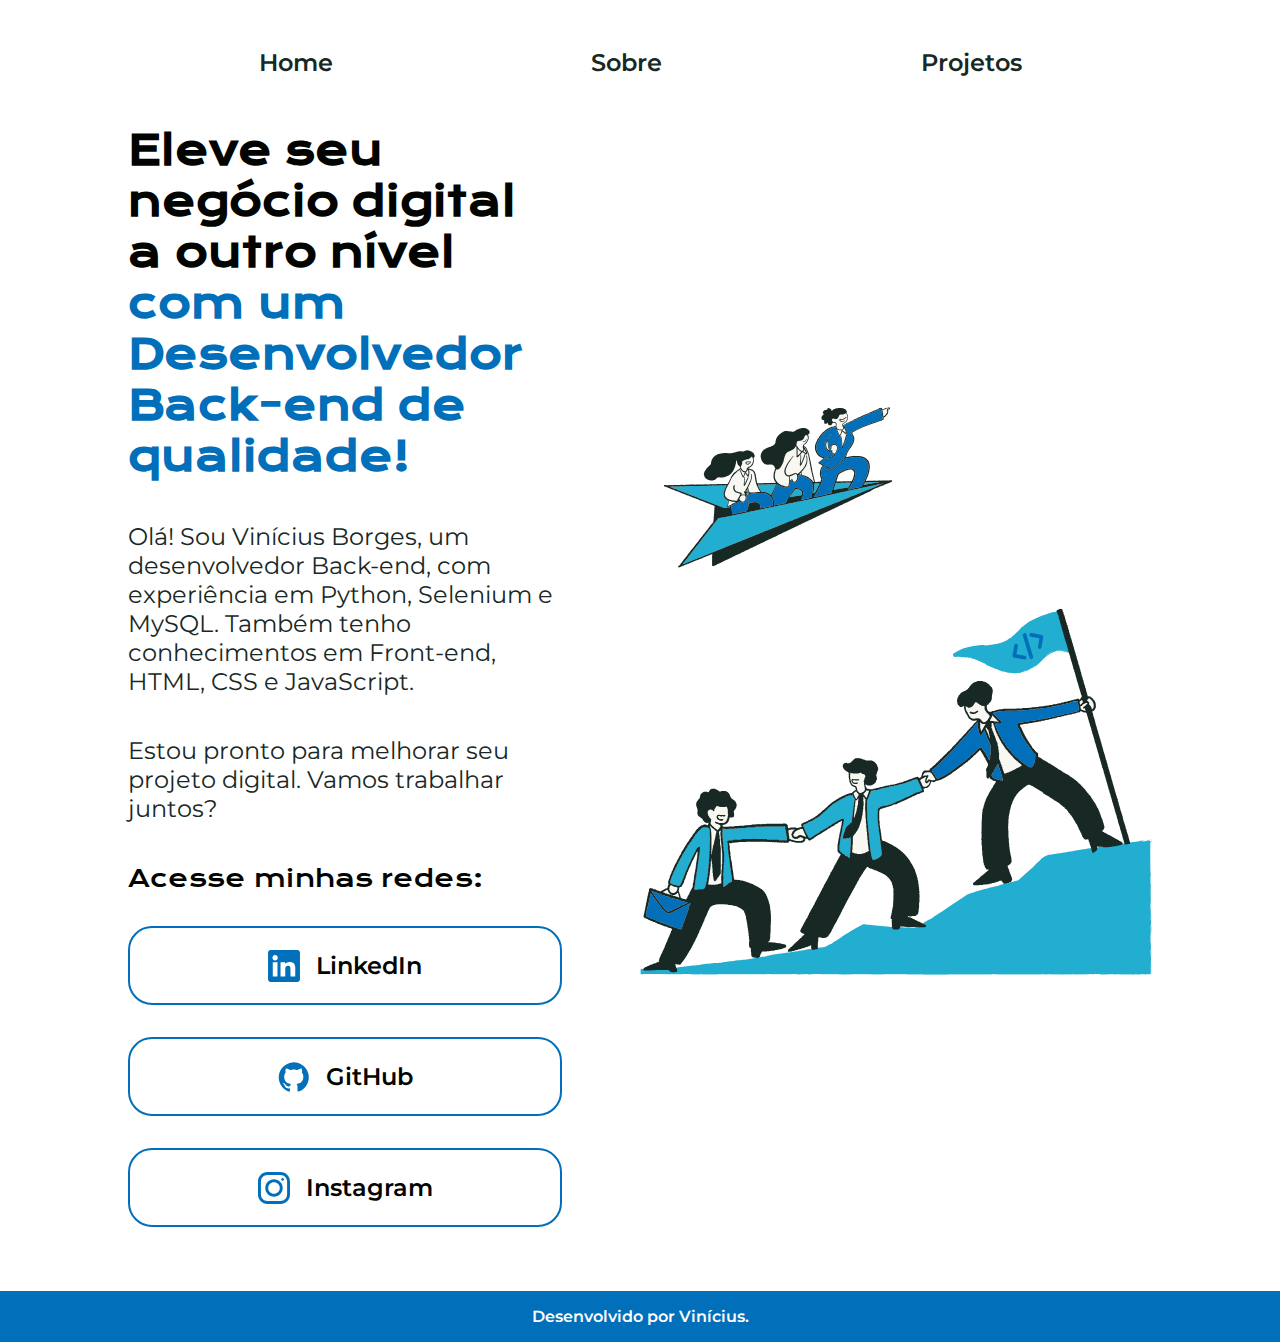
<file: index.html>
<!DOCTYPE html>
<html lang="pt-br">

<head>
    <link rel="icon" href="assets/vini_memoji.png">
    <meta charset="UTF-8">
    <meta http-equiv="X-UA-Compatible" content="IE=edge">
    <meta name="viewport" content="width=device-width, initial-scale=1.0">
    <title>Portifólio</title>
    <link rel="stylesheet" href="styles/style.css">
</head>

<body>
    <header class="cabecalho">
        <nav class="cabecalho__menu">
            <a class="cabecalho__menu__link" href="index.html">Home</a>
            <a class="cabecalho__menu__link" href="about.html">Sobre</a>
            <a class="cabecalho__menu__link" href="projects.html">Projetos</a>
        </nav>
    </header>
    <main class="apresentacao">
        <section class="apresentacao__conteudo">
            <h1 class="apresentacao__conteudo__titulo">Eleve seu negócio digital a outro nível <strong
                    class="titulo-destaque">com um Desenvolvedor Back-end de qualidade!</strong></h1>
            <p class="apresentacao__conteudo__texto">Olá! Sou Vinícius Borges, um desenvolvedor Back-end, com experiência em Python, Selenium e MySQL. Também tenho conhecimentos em Front-end, HTML, CSS e JavaScript.</p>
            <p class="apresentacao__conteudo__texto">Estou pronto para melhorar seu projeto digital. Vamos trabalhar juntos?</p>
            <div class="apresentacao__links">
                <h2 class="apresentacao__links__subtitulo">Acesse minhas redes:</h2>
                <a class="apresentacao__links__navegacao"
                    href="https://www.linkedin.com/in/vin%C3%ADcius-borges-89a189276/" target="_blank">
                    <img class="apresentacao__links__navegacao__img" src="assets/logo_linkedin.svg">
                    <span class="apresentacao__links__navegacao_botao">LinkedIn</span>
                </a>
                <a class="apresentacao__links__navegacao" href="https://github.com/viniciuslacerd4" target="_blank">
                    <img class="apresentacao__links__navegacao__img" src="assets/logo_github.svg">
                    <span class="apresentacao__links__navegacao_botao">GitHub</span>
                </a>
                <a class="apresentacao__links__navegacao" href="https://www.instagram.com/viniciuslacerd4b/"
                    target="_blank">
                    <img class="apresentacao__links__navegacao__img" src="assets/logo_instagram.svg">
                    <span class="apresentacao__links__navegacao_botao">Instagram</span>
                </a>
            </div>
        </section>
        <img id="co-work" class="apresentacao__imagem" src="./assets/co-work.svg" alt="co-work">
    </main>
    <footer class="rodape">
        <p>Desenvolvido por Vinícius.</p>
    </footer>
</body>

</html>
</file>
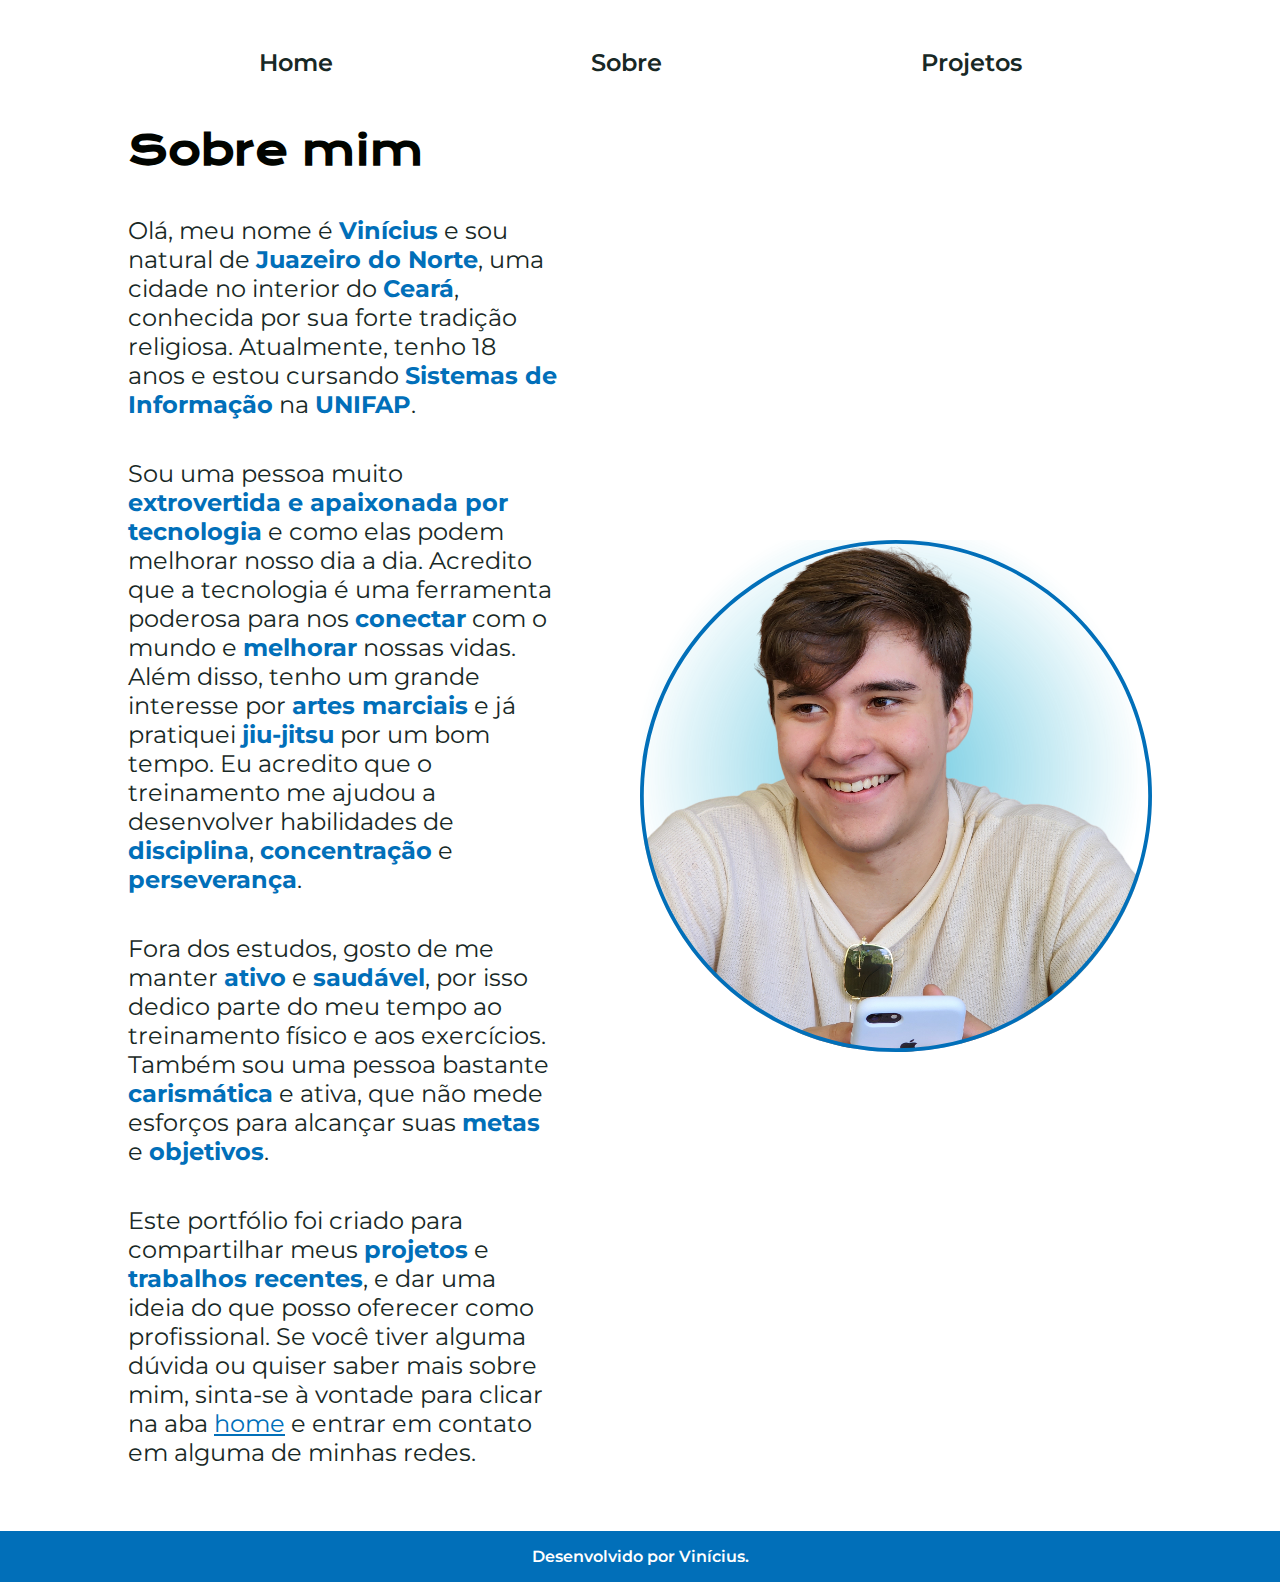
<file: about.html>
<!DOCTYPE html>
<html lang="pt-br">

<head>
    <link rel="icon" href="assets/vini_memoji.png">
    <meta charset="UTF-8">
    <meta http-equiv="X-UA-Compatible" content="IE=edge">
    <meta name="viewport" content="width=device-width, initial-scale=1.0">
    <title>Sobre mim</title>
    <link rel="stylesheet" href="styles/style.css">
</head>

<body>
    <header class="cabecalho">
        <nav class="cabecalho__menu">
            <a class="cabecalho__menu__link" href="index.html">Home</a>
            <a class="cabecalho__menu__link" href="about.html">Sobre</a>
            <a class="cabecalho__menu__link" href="projects.html">Projetos</a>
        </nav>
    </header>
    <main class="apresentacao__about">
        <section class="apresentacao__conteudo">
            <h1 class="apresentacao__conteudo__titulo">Sobre mim</h1>
            <p class="apresentacao__conteudo__texto">Olá, meu nome é <strong class="titulo-destaque">Vinícius</strong> e
                sou natural de <strong class="titulo-destaque">Juazeiro do Norte</strong>, uma cidade no interior do
                <strong class="titulo-destaque">Ceará</strong>, conhecida por sua forte tradição religiosa. Atualmente,
                tenho 18 anos e estou cursando <strong class="titulo-destaque">Sistemas de Informação</strong> na
                <strong class="titulo-destaque">UNIFAP</strong>.</p>
            <p class="apresentacao__conteudo__texto">Sou uma pessoa muito <strong class="titulo-destaque">extrovertida e
                    apaixonada por tecnologia</strong> e como elas podem melhorar nosso dia a dia. Acredito que a
                tecnologia é uma ferramenta poderosa para nos <strong class="titulo-destaque">conectar</strong> com o
                mundo e <strong class="titulo-destaque">melhorar</strong> nossas vidas. Além disso, tenho um grande
                interesse por <strong class="titulo-destaque">artes marciais</strong> e já pratiquei <strong
                    class="titulo-destaque">jiu-jitsu</strong> por um bom tempo. Eu acredito que o treinamento me ajudou
                a desenvolver habilidades de <strong class="titulo-destaque">disciplina</strong>, <strong
                    class="titulo-destaque">concentração</strong> e <strong
                    class="titulo-destaque">perseverança</strong>.</p>
            <p class="apresentacao__conteudo__texto">Fora dos estudos, gosto de me manter <strong
                    class="titulo-destaque">ativo</strong> e <strong class="titulo-destaque">saudável</strong>, por isso
                dedico parte do meu tempo ao treinamento físico e aos exercícios. Também sou uma pessoa bastante <strong
                    class="titulo-destaque">carismática</strong> e ativa, que não mede esforços para alcançar suas
                <strong class="titulo-destaque">metas</strong> e <strong class="titulo-destaque">objetivos</strong>.</p>
            <p class="apresentacao__conteudo__texto">Este portfólio foi criado para compartilhar meus <strong
                    class="titulo-destaque">projetos</strong> e <strong class="titulo-destaque">trabalhos
                    recentes</strong>, e dar uma ideia do que posso oferecer como profissional. Se você tiver alguma
                dúvida ou quiser saber mais sobre mim, sinta-se à vontade para clicar na aba <a
                    class="apresentacao__conteudo__texto__link" href="index.html">home</a> e entrar em contato em alguma
                de minhas redes.</p>
        </section>
        <img class="apresentacao__imagem__about" src="./assets/me.svg" alt="Foto de Vinícius sorrindo">
    </main>
    <footer class="rodape">
        <p>Desenvolvido por Vinícius.</p>
    </footer>
</body>

</html>
</file>
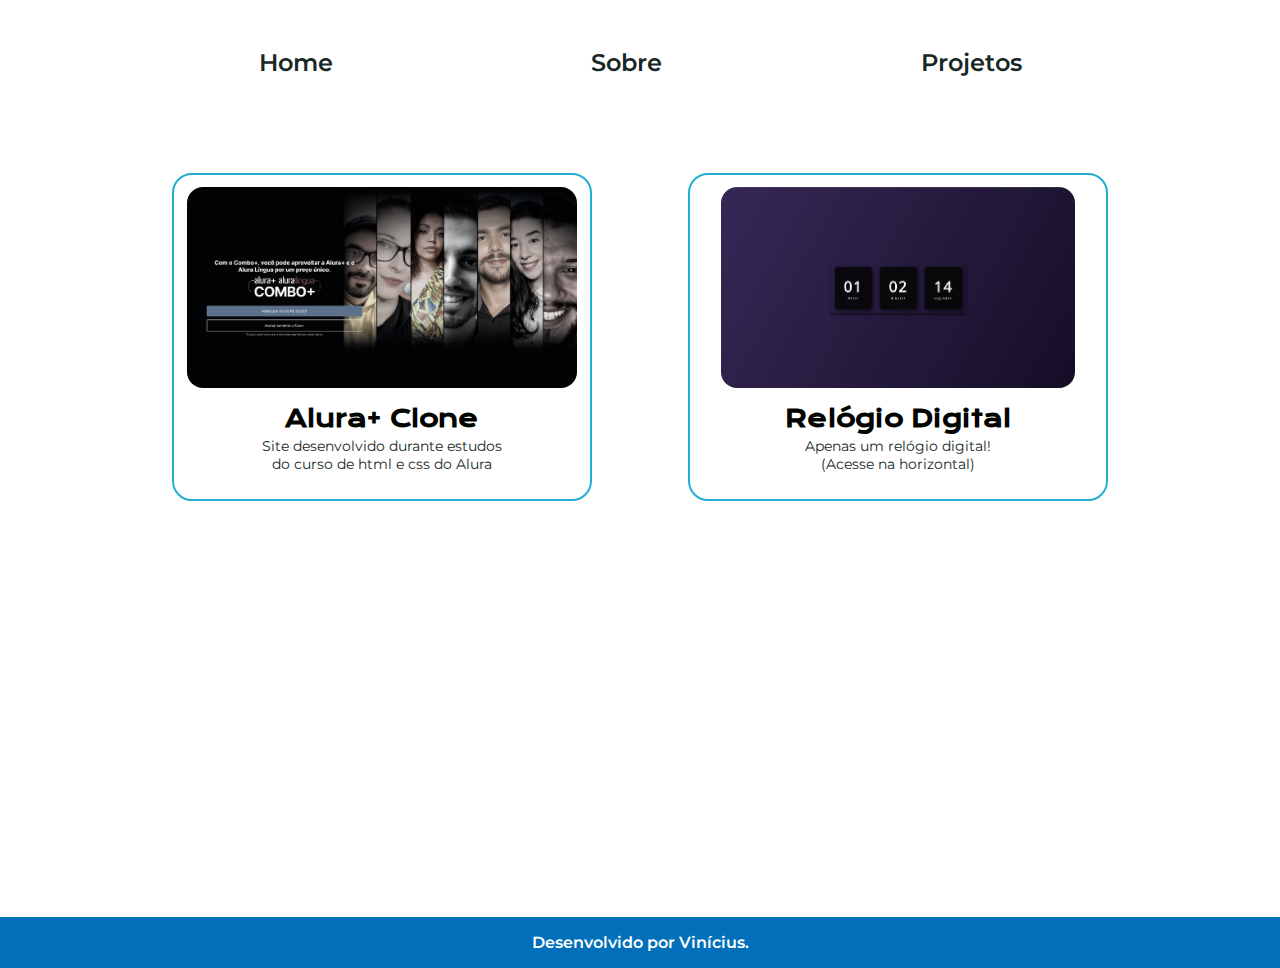
<file: projects.html>
<!DOCTYPE html>
<html lang="pt-br">

<head>
    <link rel="icon" href="assets/vini_memoji.png">
    <meta charset="UTF-8">
    <meta http-equiv="X-UA-Compatible" content="IE=edge">
    <meta name="viewport" content="width=device-width, initial-scale=1.0">
    <title>Portifólio</title>
    <link rel="stylesheet" href="styles/style.css">
</head>

<body>
    <header class="cabecalho">
        <nav class="cabecalho__menu">
            <a class="cabecalho__menu__link" href="index.html">Home</a>
            <a class="cabecalho__menu__link" href="about.html">Sobre</a>
            <a class="cabecalho__menu__link" href="projects.html">Projetos</a>
        </nav>
    </header>
    <main class="projects__main">
        <section class="projects">
            <div class="projects__linhas">
                <div class="projects__card">
                    <img src="assets/Alura+.png" class="projects_img" alt="Alura+ print">
                    <div class="projects__card__details">
                        <p class="projects__card__details__title">Alura+ Clone</p>
                        <p class="projects__card__details__text">Site desenvolvido durante estudos <br> do curso de html
                            e css do Alura</p>
                    </div>
                    <a href="https://projeto-alura-lime.vercel.app/" target="_blank"
                        class="projects__card__button">Acesse o site</a>
                </div>
                <div class="projects__card">
                    <img src="assets/Clock.png" class="projects_img" alt="Clock print">
                    <div class="projects__card__details">
                        <p class="projects__card__details__title">Relógio Digital</p>
                        <p class="projects__card__details__text">Apenas um relógio digital!<br>(Acesse na
                            horizontal)</p>
                    </div>
                    <a href="https://clock-html-nu.vercel.app/" target="_blank" class="projects__card__button">Acesse o
                        site</a>
                </div>
            </div>
        </section>
    </main>
    <footer class="rodape">
        <p>Desenvolvido por Vinícius.</p>
    </footer>
</body>

</html>
</file>
<file: styles/style.css>
@import url('https://fonts.googleapis.com/css2?family=Krona+One&family=Montserrat:wght@400;600&display=swap');

:root {
    --cor-primaria: #FFFFFF;
    --cor-secundaria: #010400;
    --cor-terciaria: #016FB9;
    --cor-quarta: #182825;
    --cor-hover: #22aed1;

    --fonte-primaria: 'Krona One', sans-serif;
    --font-secundaria: 'Montserrat', sans-serif;
}

* {
    margin: 0;
    padding: 0;
}

/*Index page*/

body {
    box-sizing: border-box;
    background-color: var(--cor-primaria);
    color: var(--cor-secundaria);
}

.cabecalho__menu {
    padding: 3rem 0;
    display: flex;
    justify-content: space-evenly;
    align-items: center;
}

.cabecalho__menu__link {
    font-family: var(--font-secundaria);
    font-size: 1.5rem;
    font-weight: 600;
    color: var(--cor-quarta);
    text-decoration: none;
    transition: 0.25s ease;
}

.cabecalho__menu__link:hover {
    color: var(--cor-hover);
}

.apresentacao {
    padding: 0% 10% 5% 10%;
    display: flex;
    align-items: center;
    justify-content: space-between;
    gap: 82px;
}

.apresentacao__conteudo {
    width: 50%;
    display: flex;
    flex-direction: column;
    gap: 40px;
}

.apresentacao__conteudo__titulo {
    font-size: 2.5rem;
    font-family: var(--fonte-primaria);
}

.titulo-destaque {
    color: var(--cor-terciaria);
}

.about__titulo-destaque {
    color: var(--cor-terciaria);
}

.apresentacao__conteudo__texto {
    font-size: 1.5rem;
    font-family: var(--font-secundaria);
    font-weight: 400;
    color: var(--cor-quarta);
}

.apresentacao__links {
    display: flex;
    flex-direction: column;
    justify-content: space-between;
    align-items: flex-start;
    gap: 2rem;
}

.apresentacao__links__subtitulo {
    font-family: var(--fonte-primaria);
    font-weight: 400;
    font-size: 1.5rem;
}

.apresentacao__links__navegacao {
    display: flex;
    justify-content: center;
    gap: 1rem;
    width: 100%;
    text-align: center;
    border-radius: 1.5rem;
    font-size: 1.5rem;
    font-weight: 600;
    padding: 1.344rem 0;
    text-decoration: none;
    color: var(--cor-secundaria);
    font-family: var(--font-secundaria);
    border: 2px solid var(--cor-terciaria);
    transition: 0.2s;
    align-items: center;
}

.apresentacao__links__navegacao__img{
    width: 32px;
}

.apresentacao__links__navegacao:hover {
    transform: translate(-0.25rem, -0.25rem);
    box-shadow: 0.25rem 0.25rem var(--cor-hover);
}

.apresentacao__imagem {
    width: 50%;
}

.rodape {
    padding: 1rem;
    color: var(--cor-primaria);
    background-color: var(--cor-terciaria);
    text-align: center;
    font-family: var(--font-secundaria);
    font-size: 1rem;
    font-weight: 600;
}

/*About page*/

.apresentacao__about {
    padding: 0% 10% 5% 10%;
    display: flex;
    align-items: center;
    justify-content: space-between;
    gap: 82px;
}

.apresentacao__imagem__about{
    width: 50%;
}

.apresentacao__conteudo__texto__link {
    text-decoration: none;
    color: var(--cor-terciaria);
    text-decoration: underline
}

/*Project page*/
.projects {
    display: flex;
    flex-direction: row;
    justify-content: center;
    align-items: center;
    text-align: center;
    justify-items: center;
    margin-bottom:23em;
}

.projects__linhas{
    display: flex;
    justify-content: space-evenly;
    align-items: center;
    flex-direction: row;
}

.projects__card {
    width: 400px;
    height: 300px;
    border-radius: 20px;
    background: var(--cor-primaria);
    position: relative;
    padding: .75rem .5rem;
    border: 2px solid var(--cor-hover);
    transition: 0.5s ease-out;
    overflow: visible;
    margin: 3em;
    margin-bottom: 3rem;
}

.projects__card__details {
    color: var(--cor-secundaria);
    height: 100%;
    gap: .5em;
}

.projects__card__button {
    transform: translate(-50%, 125%);
    width: 60%;
    border-radius: 1rem;
    border: none;
    background-color: var(--cor-terciaria);
    color: var(--cor-primaria);
    font-size: 1rem;
    font-family: var(--fonte-primaria);
    padding: .5rem 1rem;
    position: absolute;
    left: 50%;
    bottom: 0;
    opacity: 0;
    transition: 0.3s ease-out;
    text-decoration: none;
}

.projects_img {
    justify-content: center;
    height: 67%;
    border-radius: 1rem;
    margin-bottom: 0.7em;
    filter: saturate(0.2);
    transition: 0.5s ease-out;
}

.projects__card__details__text {
    color: var(--cor-quarta);
    font-family: var(--font-secundaria);
    font-size: 14px;
}
/*Text*/
.projects__card__details__title {
    font-size: 1.5em;
    font-weight: bold;
    font-family: var(--fonte-primaria);
    margin-bottom: 0.2rem;
    transition: 0.4s ease-out;
}
/*Hover*/
.projects__card:hover {
    border-color: var(--cor-terciaria);
    box-shadow: 0 4px 18px 0 rgba(0, 0, 0, 0.25);
}
.projects__card:hover .projects__card__details__title{
    color: var(--cor-terciaria);
}
.projects__card:hover .projects__card__button {
    transform: translate(-50%, 50%);
    opacity: 1;
}
.projects__card:hover .projects_img {
    filter: saturate(1);
}

/* Estilos para celulares */
@media screen and (max-width: 480px) {
    .cabecalho {
        justify-content: center;
        width: auto;
        height: auto;
    }

    .cabecalho__menu {
        justify-content: center;
        width: 100%;
        height: 3em;
        padding: 1rem 0;
    }

    .cabecalho__menu__link {
        display: flex;
        align-items: center;
        justify-content: center;
        width: 30%;
        height: 100%;
        font-size: 1.0rem;
    }

    .botao {
        width: 50px;
        height: 50px;
    }

    .apresentacao {
        flex-direction: column-reverse;
        padding: 5%;
        gap: 1.75rem;
        margin-bottom: 60px;
    }

    .apresentacao__imagem{
        display: none;
    }

    .apresentacao__conteudo {
        width: auto;
        gap: 1rem;
        padding-top: 0;
    }

    .apresentacao__conteudo__titulo {
        font-size: 1.5rem;
    }

    .apresentacao__conteudo__texto {
        font-size: 1rem;
    }

    .apresentacao__about {
        flex-direction: column-reverse;
        justify-content: center;
        padding: 5%;
        margin-bottom: 80px;
    }

    .apresentacao__links__subtitulo {
        font-size: 1rem;
    }

    .apresentacao__imagem__about {
        display: none;
    }

    .apresentacao__links__navegacao {
        font-size: 0.75rem;
    }

    .projects {
        display: flex;
        justify-content: center;
        align-items: center;
        text-align: center;
        justify-items: center;
        margin-bottom: 1em;
    }

    .projects__linhas{
        display: flex;
        justify-content: space-evenly;
        align-items: center;
        flex-direction: column;
        margin-bottom: 123px;
    }

    .projects__card {
        width: 290px;
        height: 200px;
        border-radius: 20px;
        background: var(--cor-primaria);
        position: relative;
        padding: .75rem .5rem;
        border: 2px solid var(--cor-hover);
        transition: 0.5s ease-out;
        overflow: visible;
        margin: 3em;
    }

    .projects__card__details {
        color: var(--cor-secundaria);
        height: 50%;
        gap: 0.5em;
    }

    .projects__card__button {
        transform: translate(-50%, 125%);
        width: 60%;
        border-radius: 1rem;
        border: none;
        padding: .5rem 1rem;
        position: absolute;
        left: 50%;
        bottom: -.5rem;
        opacity: 0;
        transition: 0.3s ease-out;
        text-decoration: none;
    }

    .projects_img {
        justify-content: center;
        height: 65%;
        border-radius: 1rem;
        margin-bottom: 0.3em;
        filter: saturate(0.2);
        transition: 0.5s ease-out;
    }

    .projects__card__details__text {
        color: var(--cor-quarta);
        font-family: var(--font-secundaria);
        font-size: .8rem;
    }

    /*Text*/
    .projects__card__details__title {
        font-size: 1em;
        font-weight: bold;
        font-family: var(--fonte-primaria);
        margin-bottom: 0.1rem;
    }

    /*Hover*/
    .projects__card:hover {
        border-color: var(--cor-terciaria);
        box-shadow: 0 4px 18px 0 rgba(0, 0, 0, 0.25);

    }

    .projects__card:hover .projects__card__button {
        transform: translate(-50%, 50%);
        opacity: 1;
    }

    .projects__card:hover.projects_img {
        filter: saturate(1);
    }
}

/* Estilos para tablets */
@media screen and (min-width: 481px) and (max-width: 1024px) {
    .cabecalho {
        justify-content: center;
        width: auto;
        height: auto;
    }

    .cabecalho__menu {
        justify-content: center;
        width: 100%;
        height: 3em;
        padding: 1REM 0;
    }

    .cabecalho__menu__link {
        display: flex;
        align-items: center;
        justify-content: center;
        width: 30%;
        height: 100%;
        font-size: 20px;
    }

    .botao {
        width: 50px;
        height: 50px;
    }

    .apresentacao {
        flex-direction: column-reverse;
        padding: 5%;
        gap: 2rem;
        margin-bottom: 210px;
    }

    .apresentacao__imagem{
        display: none;
    }

    .apresentacao__conteudo {
        width: auto;
        gap: 1rem;
        padding-top: 0;
    }

    .apresentacao__conteudo__titulo {
        font-size: 2rem;
    }

    .apresentacao__conteudo__texto {
        font-size: 1.5rem;
    }

    .apresentacao__about {
        flex-direction: column-reverse;
        justify-content: center;
        padding: 5%;
        margin-bottom: 130px;
    }

    .apresentacao__links__subtitulo {
        font-size: 1.75rem;
    }

    .apresentacao__imagem__about {
        display: none;
    }

    .apresentacao__links__navegacao {
        font-size: 2rem;
    }

    .projects {
        display: flex;
        justify-content: center;
        align-items: center;
        text-align: center;
        justify-items: center
    }

    .projects__card {
        width: 300px;
        height: 200px;
        border-radius: 20px;
        background: var(--cor-primaria);
        position: relative;
        padding: .75rem .5rem;
        border: 2px solid var(--cor-hover);
        transition: 0.5s ease-out;
        overflow: visible;
        margin: 2.5em;
        margin-bottom: 25rem;

    }

    .projects__card__details {
        color: var(--cor-secundaria);
        height: 100%;
        gap: .5em;
    }

    .projects__card__button {
        transform: translate(-50%, 125%);
        width: 60%;
        border-radius: 1rem;
        border: none;
        padding: .5rem 1rem;
        position: absolute;
        left: 50%;
        bottom: -.5rem;
        opacity: 0;
        transition: 0.3s ease-out;
        text-decoration: none;
    }

    .projects__alura_img {
        justify-content: center;
        height: 65%;
        border-radius: 1rem;
        margin-bottom: 0.3em;
        filter: saturate(0.2);
        transition: 0.5s ease-out;
    }

    .projects__card__details__text {
        color: var(--cor-quarta);
        font-family: var(--font-secundaria);
        font-size: .8rem;
    }

    /*Text*/
    .projects__card__details__title {
        font-size: 1em;
        font-weight: bold;
        font-family: var(--fonte-primaria);
        margin-bottom: 0.1rem;
    }

    /*Hover*/
    .projects__card:hover {
        border-color: var(--cor-terciaria);
        box-shadow: 0 4px 18px 0 rgba(0, 0, 0, 0.25);

    }

    .projects__card:hover .projects__card__button {
        transform: translate(-50%, 50%);
        opacity: 1;
    }

    .projects__card:hover .projects__alura_img {
        filter: saturate(1);
    }
}
</file>
